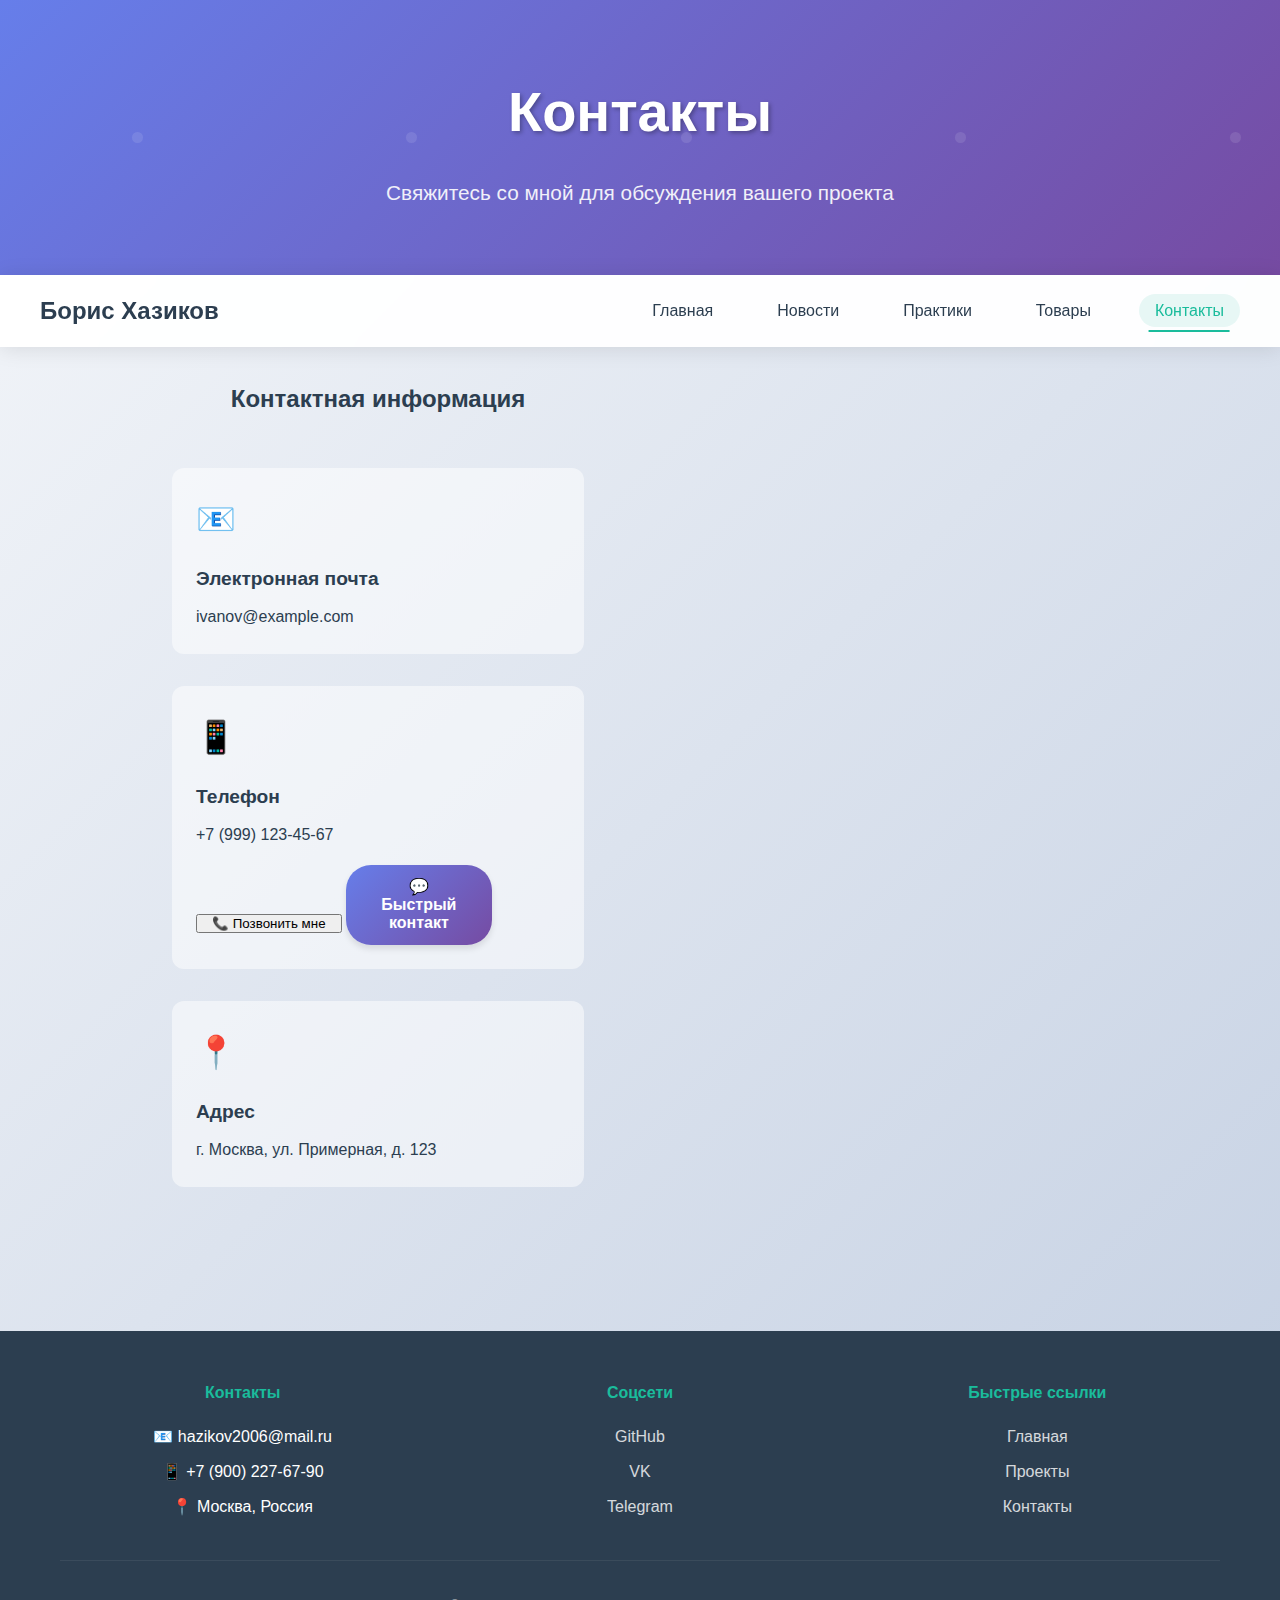
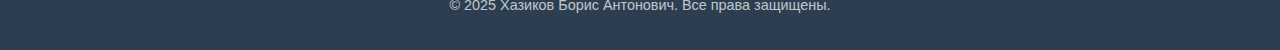
<file: pages/contacts.html>
<!DOCTYPE html>
<html lang="ru">
<head>
    <meta charset="UTF-8">
    <meta name="viewport" content="width=device-width, initial-scale=1.0">
    <title>Контакты | Семестровая работа</title>
    <link rel="stylesheet" href="../style/styles.css">
    <link rel="stylesheet" href="../style/contacts.css">
</head>
<body>
    <header class="hero-header">
        <div class="container">
            <div class="hero-content fade-in">
                <h1>Контакты</h1>
                <p class="subtitle">Свяжитесь со мной для обсуждения вашего проекта</p>
            </div>
        </div>
    </header>
    
    <nav class="main-nav">
        <div class="container nav-container">
            <a href="../index.html" class="logo">Борис Хазиков</a>
            <ul class="nav-menu">
                <li><a href="../index.html">Главная</a></li>
                <li><a href="news.html">Новости</a></li>
                <li><a href="practices.html">Практики</a></li>
                <li><a href="goods.html">Товары</a></li>
                <li><a href="contacts.html" class="active">Контакты</a></li>
            </ul>
        </div>
    </nav>
    
    <main class="main-container">
         <div class="container">
            <section class="section fade-in">
                <div class="contacts-container">
                    <div class="card contact-info">
                        <h2 class="section-header">Контактная информация</h2>
                        
                        <div class="contact-item">
                            <div class="contact-icon">📧</div>
                            <h3>Электронная почта</h3>
                            <p><a href="mailto:ivanov@example.com">ivanov@example.com</a></p>
                        </div>

                        <div class="contact-item">
                            <div class="contact-icon">📱</div>
                            <h3>Телефон</h3>
                            <p><a href="tel:+79991234567">+7 (999) 123-45-67</a></p>
                            <button class="btn" onclick="window.location.href='tel:+79991234567'" style="margin-top: 1rem; width: 40%;">
                                📞 Позвонить мне
                            </button>
                            <!-- Добавленная кнопка для открытия диалога -->
                            <button class="btn btn-dialog" onclick="openContactDialog()" style="margin-top: 1rem; width: 40%; background: var(--gradient-primary);">
                                💬 Быстрый контакт
                            </button>
                        </div>

                        <div class="contact-item">
                            <div class="contact-icon">📍</div>
                            <h3>Адрес</h3>
                            <p>г. Москва, ул. Примерная, д. 123</p>
                        </div>
                    </div>
                </div>
            </section>
         </div>
    </main>

    <!-- Диалоговое окно -->
    <dialog id="contactDialog" class="contact-dialog">
        <div class="dialog-header">
            <h2>💬 Быстрый контакт</h2>
            <button class="dialog-close" onclick="closeContactDialog()">×</button>
        </div>
        
        <div class="dialog-content">
            <p class="dialog-subtitle">Выберите удобный способ связи:</p>
            
            <div class="contact-options">
                <button class="contact-option" onclick="contactViaWhatsApp()">
                    <span class="option-icon">📱</span>
                    <span class="option-text">
                        <strong>WhatsApp</strong>
                        <small>Мгновенные сообщения</small>
                    </span>
                </button>
                
                <button class="contact-option" onclick="contactViaTelegram()">
                    <span class="option-icon">✈️</span>
                    <span class="option-text">
                        <strong>Telegram</strong>
                        <small>Быстрый обмен сообщениями</small>
                    </span>
                </button>
                
                <button class="contact-option" onclick="contactViaEmail()">
                    <span class="option-icon">📧</span>
                    <span class="option-text">
                        <strong>Email</strong>
                        <small>Для официальных запросов</small>
                    </span>
                </button>
                
                <button class="contact-option" onclick="scheduleCall()">
                    <span class="option-icon">📅</span>
                    <span class="option-text">
                        <strong>Запланировать звонок</strong>
                        <small>Выберите удобное время</small>
                    </span>
                </button>
            </div>
            
            <div class="dialog-divider">
                <span>или</span>
            </div>
            
            <div class="quick-message">
                <h3>Отправить быстое сообщение:</h3>
                <textarea id="quickMessage" placeholder="Напишите ваше сообщение здесь..." rows="4"></textarea>
                <button class="btn send-message-btn" onclick="sendQuickMessage()">
                    📤 Отправить сообщение
                </button>
            </div>
        </div>
        
        <div class="dialog-footer">
            <p>Обычно отвечаю в течение 1-2 часов</p>
        </div>
    </dialog>
    
   <footer class="main-footer">
        <div class="container">
            <div class="footer-content">
                <div class="footer-section">
                    <h4>Контакты</h4>
                    <ul class="footer-links">
                        <li>📧 hazikov2006@mail.ru</li>
                        <li>📱 +7 (900) 227-67-90</li>
                        <li>📍 Москва, Россия</li>
                    </ul>
                </div>
                <div class="footer-section">
                    <h4>Соцсети</h4>
                    <ul class="footer-links">
                        <li><a href="#">GitHub</a></li>
                        <li><a href="#">VK</a></li>
                        <li><a href="#">Telegram</a></li>
                    </ul>
                </div>
                <div class="footer-section">
                    <h4>Быстрые ссылки</h4>
                    <ul class="footer-links">
                        <li><a href="../index.html">Главная</a></li>
                        <li><a href="goods.html">Проекты</a></li>
                        <li><a href="contacts.html">Контакты</a></li>
                    </ul>
                </div>
            </div>
            <div class="footer-bottom">
                <p>&copy; 2025 Хазиков Борис Антонович. Все права защищены.</p>
            </div>
        </div>
    </footer>

    <script src="../scripts/contacts.js"> </script>
</body>
</html>
</file>
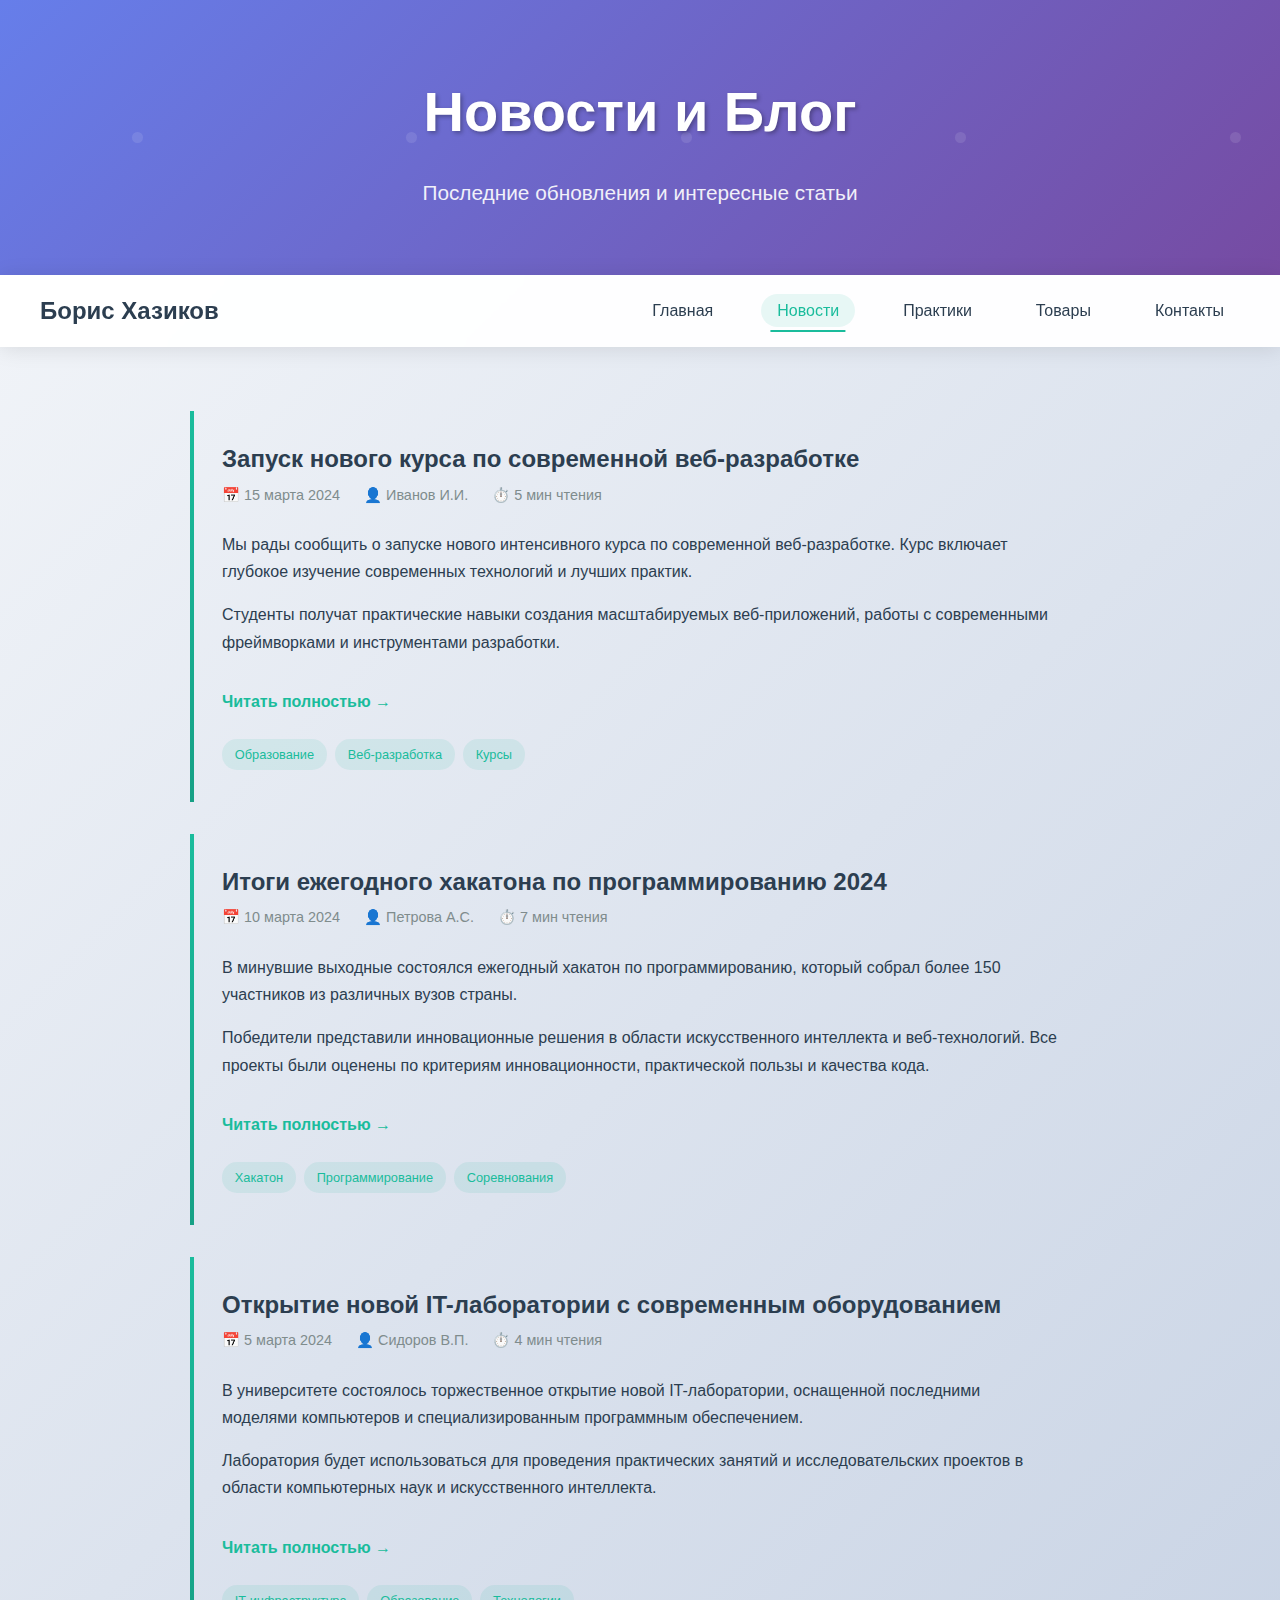
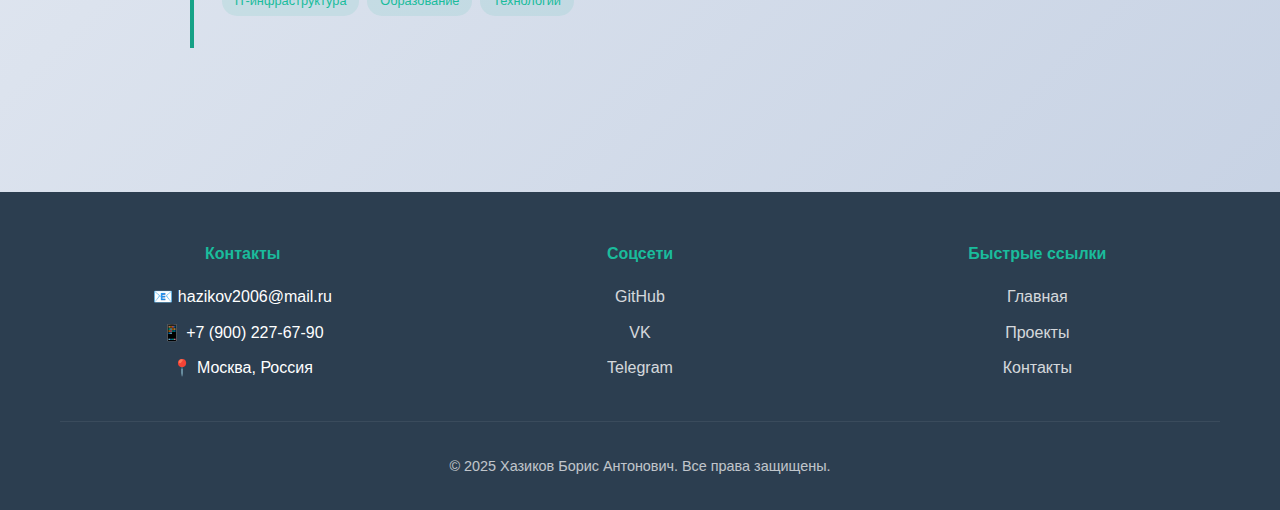
<file: pages/news.html>
<!DOCTYPE html>
<html lang="ru">
<head>
    <meta charset="UTF-8">
    <meta name="viewport" content="width=device-width, initial-scale=1.0">
    <title>Новости | Хазиков Борис - Fullstack Developer</title>
    <link rel="stylesheet" href="../style/styles.css">
    <link rel="stylesheet" href="../style/news.css">
    
</head>
<body>
    <!-- Hero Section -->
    <header class="hero-header">
        <div class="container">
            <div class="hero-content fade-in">
                <h1>Новости и Блог</h1>
                <p class="subtitle">Последние обновления и интересные статьи</p>
            </div>
        </div>
    </header>

    <!-- Navigation -->
    <nav class="main-nav">
        <div class="container nav-container">
            <a href="../index.html" class="logo">Борис Хазиков</a>
            <ul class="nav-menu">
                <li><a href="../index.html">Главная</a></li>
                <li><a href="news.html" class="active">Новости</a></li>
                <li><a href="practices.html">Практики</a></li>
                <li><a href="goods.html">Товары</a></li>
                <li><a href="contacts.html">Контакты</a></li>
            </ul>
        </div>
    </nav>

    <!-- Main Content -->
    <main class="main-content">
        <div class="container">
            <section class="section fade-in">
                <div class="news-grid">
                    <!-- Новость 1 -->
                    <article class="card news-card">
                        <div class="news-header">
                            <h2 class="news-title">Запуск нового курса по современной веб-разработке</h2>
                            <div class="news-meta">
                                <span class="news-meta-item">📅 15 марта 2024</span>
                                <span class="news-meta-item">👤 Иванов И.И.</span>
                                <span class="news-meta-item">⏱️ 5 мин чтения</span>
                            </div>
                        </div>
                        <div class="news-content">
                            <p>Мы рады сообщить о запуске нового интенсивного курса по современной веб-разработке. Курс включает глубокое изучение современных технологий и лучших практик.</p>
                            <p>Студенты получат практические навыки создания масштабируемых веб-приложений, работы с современными фреймворками и инструментами разработки.</p>
                            <a href="#" class="read-more">Читать полностью →</a>
                        </div>
                        <div class="news-tags">
                            <span class="tag">Образование</span>
                            <span class="tag">Веб-разработка</span>
                            <span class="tag">Курсы</span>
                        </div>
                    </article>

                    <!-- Новость 2 -->
                    <article class="card news-card">
                        <div class="news-header">
                            <h2 class="news-title">Итоги ежегодного хакатона по программированию 2024</h2>
                            <div class="news-meta">
                                <span class="news-meta-item">📅 10 марта 2024</span>
                                <span class="news-meta-item">👤 Петрова А.С.</span>
                                <span class="news-meta-item">⏱️ 7 мин чтения</span>
                            </div>
                        </div>
                        <div class="news-content">
                            <p>В минувшие выходные состоялся ежегодный хакатон по программированию, который собрал более 150 участников из различных вузов страны.</p>
                            <p>Победители представили инновационные решения в области искусственного интеллекта и веб-технологий. Все проекты были оценены по критериям инновационности, практической пользы и качества кода.</p>
                            <a href="#" class="read-more">Читать полностью →</a>
                        </div>
                        <div class="news-tags">
                            <span class="tag">Хакатон</span>
                            <span class="tag">Программирование</span>
                            <span class="tag">Соревнования</span>
                        </div>
                    </article>

                    <!-- Новость 3 -->
                    <article class="card news-card">
                        <div class="news-header">
                            <h2 class="news-title">Открытие новой IT-лаборатории с современным оборудованием</h2>
                            <div class="news-meta">
                                <span class="news-meta-item">📅 5 марта 2024</span>
                                <span class="news-meta-item">👤 Сидоров В.П.</span>
                                <span class="news-meta-item">⏱️ 4 мин чтения</span>
                            </div>
                        </div>
                        <div class="news-content">
                            <p>В университете состоялось торжественное открытие новой IT-лаборатории, оснащенной последними моделями компьютеров и специализированным программным обеспечением.</p>
                            <p>Лаборатория будет использоваться для проведения практических занятий и исследовательских проектов в области компьютерных наук и искусственного интеллекта.</p>
                            <a href="#" class="read-more">Читать полностью →</a>
                        </div>
                        <div class="news-tags">
                            <span class="tag">IT-инфраструктура</span>
                            <span class="tag">Образование</span>
                            <span class="tag">Технологии</span>
                        </div>
                    </article>
                </div>
            </section>
        </div>
    </main>

    <!-- Footer -->
    <footer class="main-footer">
        <div class="container">
            <div class="footer-content">
                <div class="footer-section">
                    <h4>Контакты</h4>
                    <ul class="footer-links">
                        <li>📧 hazikov2006@mail.ru</li>
                        <li>📱 +7 (900) 227-67-90</li>
                        <li>📍 Москва, Россия</li>
                    </ul>
                </div>
                <div class="footer-section">
                    <h4>Соцсети</h4>
                    <ul class="footer-links">
                        <li><a href="#">GitHub</a></li>
                        <li><a href="#">VK</a></li>
                        <li><a href="#">Telegram</a></li>
                    </ul>
                </div>
                <div class="footer-section">
                    <h4>Быстрые ссылки</h4>
                    <ul class="footer-links">
                        <li><a href="../index.html">Главная</a></li>
                        <li><a href="goods.html">Проекты</a></li>
                        <li><a href="contacts.html">Контакты</a></li>
                    </ul>
                </div>
            </div>
            <div class="footer-bottom">
                <p>&copy; 2025 Хазиков Борис Антонович. Все права защищены.</p>
            </div>
        </div>
    </footer>
</body>
</html>
</file>
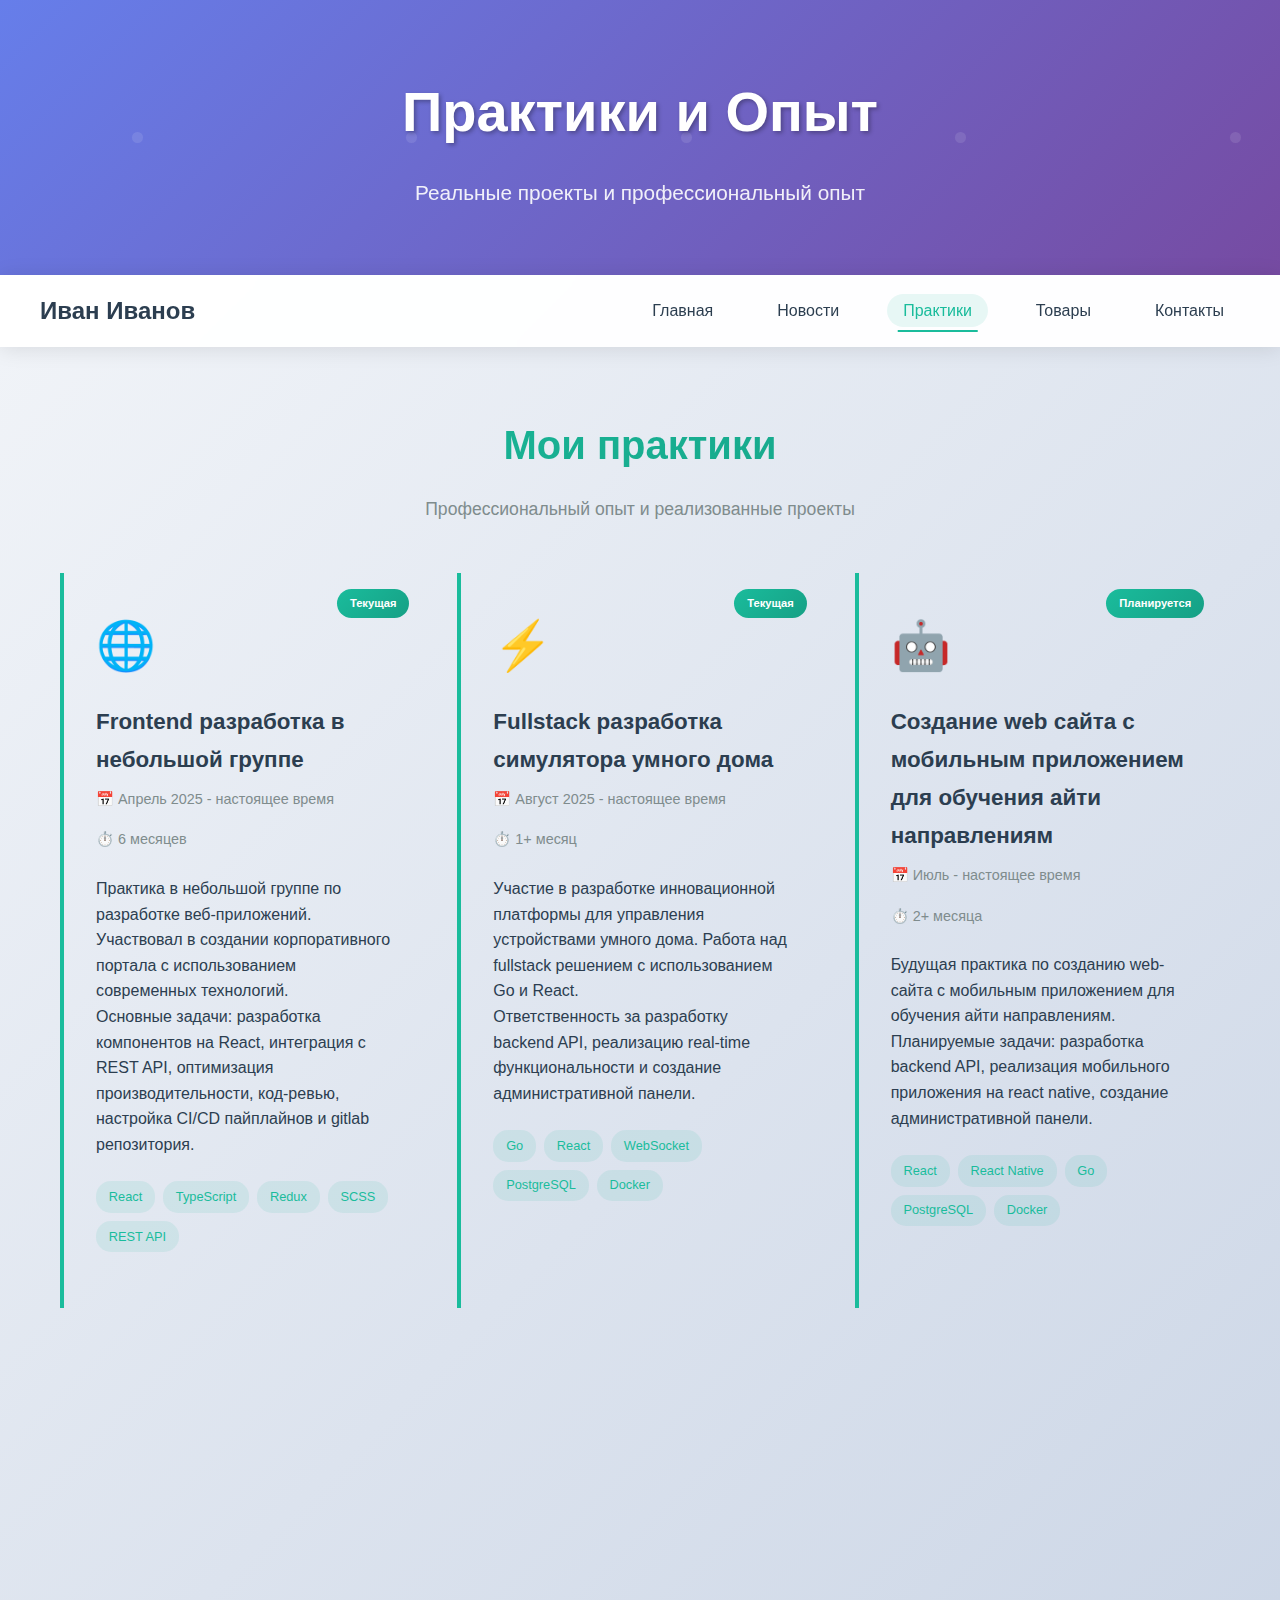
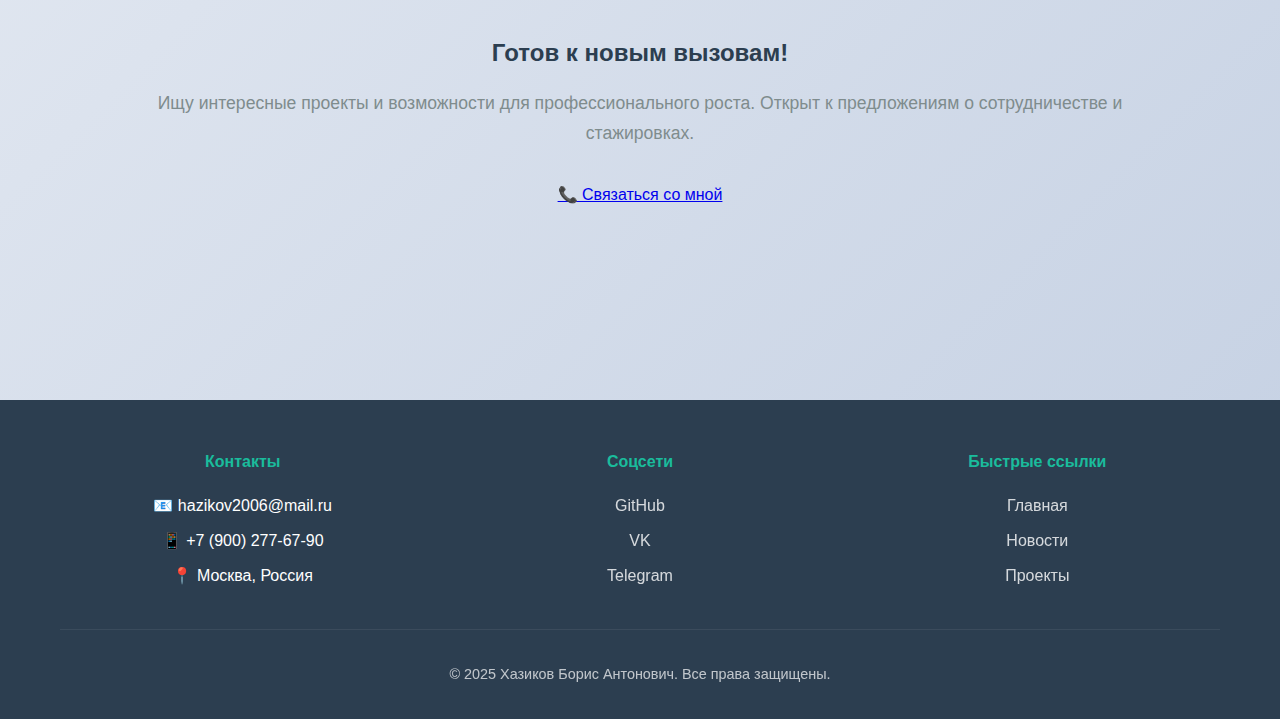
<file: pages/practices.html>
<!DOCTYPE html>
<html lang="ru">
<head>
    <meta charset="UTF-8">
    <meta name="viewport" content="width=device-width, initial-scale=1.0">
    <title>Практики | Иванов Иван - Fullstack Developer</title>
    <link rel="stylesheet" href="../style/styles.css">
    <link rel="stylesheet" href="../style/practices.css">
   
</head>
<body>
    <header class="hero-header">
        <div class="container">
            <div class="hero-content fade-in">
                <h1>Практики и Опыт</h1>
                <p class="subtitle">Реальные проекты и профессиональный опыт</p>
            </div>
        </div>
    </header>

    <nav class="main-nav">
        <div class="container nav-container">
            <a href="../index.html" class="logo">Иван Иванов</a>
            <ul class="nav-menu">
                <li><a href="../index.html">Главная</a></li>
                <li><a href="news.html">Новости</a></li>
                <li><a href="practices.html" class="active">Практики</a></li>
                <li><a href="goods.html">Товары</a></li>
                <li><a href="contacts.html">Контакты</a></li>
            </ul>
        </div>
    </nav>

    <main class="main-content">
        <div class="container">
            <section class="section fade-in">
                <div class="section-header">
                    <h2>Мои практики</h2>
                    <p class="section-subtitle">Профессиональный опыт и реализованные проекты</p>
                </div>

                <div class="practices-grid">
                    <div class="card practice-card">
                        <div class="practice-badge">Текущая</div>
                        <div class="practice-header">
                            <div class="practice-icon">🌐</div>
                            <h3 class="practice-title">Frontend разработка в небольшой группе </h3>
                            <div class="practice-meta">
                                <span class="practice-meta-item">📅 Апрель 2025 - настоящее время</span>
                                <span class="practice-meta-item">⏱️ 6 месяцев</span>
                            </div>
                        </div>
                        
                        <div class="practice-description">
                            <p>Практика в небольшой группе по разработке веб-приложений. Участвовал в создании корпоративного портала с использованием современных технологий.</p>
                            <p>Основные задачи: разработка компонентов на React, интеграция с REST API, оптимизация производительности, код-ревью, настройка CI/CD пайплайнов и gitlab репозитория.</p>
                        </div>
                        
                        <div class="practice-skills">
                            <span class="skill-tag">React</span>
                            <span class="skill-tag">TypeScript</span>
                            <span class="skill-tag">Redux</span>
                            <span class="skill-tag">SCSS</span>
                            <span class="skill-tag">REST API</span>
                        </div>
                    </div>

                    <div class="card practice-card">
                        <div class="practice-badge">Текущая</div>
                        <div class="practice-header">
                            <div class="practice-icon">⚡</div>
                            <h3 class="practice-title">Fullstack разработка симулятора умного дома </h3>
                            <div class="practice-meta">
                                <span class="practice-meta-item">📅 Август 2025 - настоящее время</span>
                                <span class="practice-meta-item">⏱️ 1+ месяц</span>
                            </div>
                        </div>
                        
                        <div class="practice-description">
                            <p>Участие в разработке инновационной платформы для управления устройствами умного дома. Работа над fullstack решением с использованием Go и React.</p>
                            <p>Ответственность за разработку backend API, реализацию real-time функциональности и создание административной панели.</p>
                        </div>
                        
                        <div class="practice-skills">
                            <span class="skill-tag">Go</span>
                            <span class="skill-tag">React</span>
                            <span class="skill-tag">WebSocket</span>
                            <span class="skill-tag">PostgreSQL</span>
                            <span class="skill-tag">Docker</span>
                        </div>
                    </div>

                    <div class="card practice-card">
                        <div class="practice-badge">Планируется</div>
                        <div class="practice-header">
                            <div class="practice-icon">🤖</div>
                            <h3 class="practice-title">Создание web сайта с мобильным приложением для обучения айти направлениям</h3>
                            <div class="practice-meta">
                                <span class="practice-meta-item">📅 Июль - настоящее время</span>
                                <span class="practice-meta-item">⏱️ 2+ месяца</span>
                            </div>
                        </div>
                        
                        <div class="practice-description">
                            <p>Будущая практика по созданию web-сайта с мобильным приложением для обучения айти направлениям.</p>
                            <p>Планируемые задачи: разработка backend API, реализация мобильного приложения на react native, создание административной панели.</p>
                        </div>
                        
                        <div class="practice-skills">
                            <span class="skill-tag">React</span>
                            <span class="skill-tag">React Native</span>
                            <span class="skill-tag">Go</span>
                            <span class="skill-tag">PostgreSQL</span>
                            <span class="skill-tag">Docker</span>
                        </div>
                    </div>
                </div>

                <div class="achievements">
                    <div class="achievement-item">
                        <div class="achievement-number">5+</div>
                        <div class="achievement-text">Завершенных проектов</div>
                    </div>
                    <div class="achievement-item">
                        <div class="achievement-number">12</div>
                        <div class="achievement-text">Месяцев опыта</div>
                    </div>
                    <div class="achievement-item">
                        <div class="achievement-number">15+</div>
                        <div class="achievement-text">Изученных технологий</div>
                    </div>
                    <div class="achievement-item">
                        <div class="achievement-number">100%</div>
                        <div class="achievement-text">Успешных проектов</div>
                    </div>
                </div>
            </section>

            <section class="section fade-in">
                <div class="card" style="padding: 3rem; text-align: center;">
                    <h2 style="margin-bottom: 1rem; color: var(--primary-color);">Готов к новым вызовам!</h2>
                    <p style="margin-bottom: 2rem; font-size: 1.1rem; color: var(--text-light);">
                        Ищу интересные проекты и возможности для профессионального роста. 
                        Открыт к предложениям о сотрудничестве и стажировках.
                    </p>
                    <a href="contacts.html" class="btn">📞 Связаться со мной</a>
                </div>
            </section>
        </div>
    </main>


    <footer class="main-footer">
        <div class="container">
            <div class="footer-content">
                <div class="footer-section">
                    <h4>Контакты</h4>
                    <ul class="footer-links">
                        <li>📧 hazikov2006@mail.ru</li>
                        <li>📱 +7 (900) 277-67-90</li>
                        <li>📍 Москва, Россия</li>
                    </ul>
                </div>
                <div class="footer-section">
                    <h4>Соцсети</h4>
                    <ul class="footer-links">
                        <li><a href="#">GitHub</a></li>
                        <li><a href="#">VK</a></li>
                        <li><a href="#">Telegram</a></li>
                    </ul>
                </div>
                <div class="footer-section">
                    <h4>Быстрые ссылки</h4>
                    <ul class="footer-links">
                        <li><a href="../index.html">Главная</a></li>
                        <li><a href="news.html">Новости</a></li>
                        <li><a href="goods.html">Проекты</a></li>
                    </ul>
                </div>
            </div>
            <div class="footer-bottom">
                <p>&copy; 2025 Хазиков Борис Антонович. Все права защищены.</p>
            </div>
        </div>
    </footer>

    <script src="../scripts/practices.js"> </script>
</body>
</html>
</file>
<file: style/styles.css>
:root {
    --primary-color: #2c3e50;
    --secondary-color: #34495e;
    --accent-color: #1abc9c;
    --accent-light: #1de9b6;
    --text-color: #2c3e50;
    --text-light: #7f8c8d;
    --light-bg: #f8f9fa;
    --white: #ffffff;
    --gradient-primary: linear-gradient(135deg, #667eea 0%, #764ba2 100%);
    --gradient-accent: linear-gradient(135deg, #1abc9c 0%, #16a085 100%);
    --gradient-card: linear-gradient(145deg, #ffffff 0%, #f8f9fa 100%);
    --shadow: 0 4px 6px rgba(0, 0, 0, 0.1);
    --shadow-hover: 0 10px 25px rgba(0, 0, 0, 0.15);
    --border-radius: 12px;
    --transition: all 0.3s cubic-bezier(0.4, 0, 0.2, 1);
}

* {
    margin: 0;
    padding: 0;
    box-sizing: border-box;
}

body {
    font-family: 'Segoe UI', Tahoma, Geneva, Verdana, sans-serif;
    line-height: 1.7;
    color: var(--text-color);
    background: linear-gradient(135deg, #f5f7fa 0%, #c3cfe2 100%);
    min-height: 100vh;
}

.container {
    max-width: 1200px;
    margin: 0 auto;
    padding: 0 20px;
}

.hero-header {
    background: var(--gradient-primary);
    color: var(--white);
    padding: 4rem 0;
    text-align: center;
    position: relative;
    overflow: hidden;
}

.hero-header::before {
    content: '';
    position: absolute;
    top: 0;
    left: 0;
    right: 0;
    bottom: 0;
    background: url('data:image/svg+xml,<svg xmlns="http://www.w3.org/2000/svg" viewBox="0 0 100 100" fill="rgba(255,255,255,0.1)"><circle cx="50" cy="50" r="2"/></svg>');
}

.hero-content {
    position: relative;
    z-index: 2;
}

.hero-content h1 {
    font-size: 3.5rem;
    margin-bottom: 1rem;
    font-weight: 700;
    text-shadow: 2px 2px 4px rgba(0,0,0,0.3);
}

.hero-content .subtitle {
    font-size: 1.3rem;
    opacity: 0.9;
    font-weight: 300;
}

.main-nav {
    background: rgba(255, 255, 255, 0.95);
    backdrop-filter: blur(10px);
    position: sticky;
    top: 0;
    z-index: 1000;
    box-shadow: 0 2px 20px rgba(0,0,0,0.1);
}

.nav-container {
    display: flex;
    justify-content: space-between;
    align-items: center;
    padding: 1rem 0;
}

.logo {
    font-size: 1.5rem;
    font-weight: 700;
    color: var(--primary-color);
    text-decoration: none;
}

.nav-menu {
    display: flex;
    list-style: none;
    gap: 2rem;
}

.nav-menu a {
    color: var(--text-color);
    text-decoration: none;
    font-weight: 500;
    padding: 0.5rem 1rem;
    border-radius: 25px;
    transition: var(--transition);
    position: relative;
}

.nav-menu a:hover,
.nav-menu a.active {
    color: var(--accent-color);
    background: rgba(26, 188, 156, 0.1);
}

.nav-menu a::after {
    content: '';
    position: absolute;
    bottom: -5px;
    left: 50%;
    width: 0;
    height: 2px;
    background: var(--accent-color);
    transition: var(--transition);
    transform: translateX(-50%);
}

.nav-menu a:hover::after,
.nav-menu a.active::after {
    width: 80%;
}

.main-content {
    padding: 4rem 0;
}

.section {
    margin-bottom: 5rem;
}

.section-header {
    text-align: center;
    margin-bottom: 3rem;
}

.section-header h2 {
    font-size: 2.5rem;
    margin-bottom: 1rem;
    background: var(--gradient-accent);
    -webkit-background-clip: text;
    -webkit-text-fill-color: transparent;
    background-clip: text;
}

.section-header .section-subtitle {
    color: var(--text-light);
    font-size: 1.1rem;
}

.author-profile {
    display: grid;
    grid-template-columns: 300px 1fr;
    gap: 3rem;
    align-items: start;
    background: var(--white);
    padding: 3rem;
    border-radius: var(--border-radius);
    box-shadow: var(--shadow);
    margin-bottom: 3rem;
}

.author-avatar {
    text-align: center;
}

.avatar-img {
    width: 250px;
    height: 250px;
    border-radius: 50%;
    object-fit: cover;
    border: 5px solid var(--white);
    box-shadow: var(--shadow);
    transition: var(--transition);
}

.avatar-img:hover {
    transform: scale(1.05);
}

.author-details h2 {
    font-size: 2rem;
    margin-bottom: 1rem;
    color: var(--primary-color);
}

.author-meta {
    display: flex;
    gap: 2rem;
    margin-bottom: 1.5rem;
}

.meta-item {
    display: flex;
    align-items: center;
    gap: 0.5rem;
    color: var(--text-light);
}

.about-text {
    font-size: 1.1rem;
    line-height: 1.8;
    color: var(--text-color);
}

.about-text p {
    margin-bottom: 1.5rem;
}

.skills-container {
    display: grid;
    grid-template-columns: repeat(auto-fit, minmax(350px, 1fr));
    gap: 2rem;
}

.skill-category {
    background: var(--gradient-card);
    padding: 2rem;
    border-radius: var(--border-radius);
    box-shadow: var(--shadow);
    transition: var(--transition);
    border: 1px solid rgba(255, 255, 255, 0.5);
}

.skill-category:hover {
    transform: translateY(-5px);
    box-shadow: var(--shadow-hover);
}

.category-header {
    display: flex;
    align-items: center;
    gap: 1rem;
    margin-bottom: 1.5rem;
}

.category-icon {
    font-size: 2rem;
}

.category-header h3 {
    font-size: 1.3rem;
    color: var(--primary-color);
}

.skill-item {
    margin-bottom: 1.5rem;
}

.skill-header {
    display: flex;
    justify-content: space-between;
    align-items: center;
    margin-bottom: 0.5rem;
}

.skill-name {
    font-weight: 600;
    color: var(--text-color);
}

.skill-percent {
    font-size: 0.9rem;
    color: var(--text-light);
    font-weight: 600;
}

.skill-bar-container {
    height: 8px;
    background-color: #ecf0f1;
    border-radius: 4px;
    overflow: hidden;
    position: relative;
}

.skill-bar {
    height: 100%;
    background: var(--gradient-accent);
    border-radius: 4px;
    width: 0;
    transition: width 1.5s ease-in-out;
    position: relative;
}

.skill-bar::after {
    content: '';
    position: absolute;
    top: 0;
    left: 0;
    right: 0;
    bottom: 0;
    background: linear-gradient(90deg, transparent, rgba(255,255,255,0.4), transparent);
    animation: shimmer 2s infinite;
}

.projects-grid {
    display: grid;
    grid-template-columns: repeat(auto-fit, minmax(400px, 1fr));
    gap: 2rem;
}

.project-card {
    background: var(--gradient-card);
    border-radius: var(--border-radius);
    overflow: hidden;
    box-shadow: var(--shadow);
    transition: var(--transition);
    position: relative;
}

.project-card::before {
    content: '';
    position: absolute;
    top: 0;
    left: 0;
    right: 0;
    height: 4px;
    background: var(--gradient-accent);
}

.project-card:hover {
    transform: translateY(-8px);
    box-shadow: var(--shadow-hover);
}

.project-header {
    padding: 2rem 2rem 1rem;
}

.project-icon {
    font-size: 2.5rem;
    margin-bottom: 1rem;
}

.project-header h3 {
    font-size: 1.4rem;
    margin-bottom: 0.5rem;
    color: var(--primary-color);
}

.project-stack {
    color: var(--text-light);
    font-size: 0.9rem;
    margin-bottom: 1rem;
}

.project-content {
    padding: 0 2rem 2rem;
}

.project-description {
    margin-bottom: 1.5rem;
    line-height: 1.6;
}

.project-features {
    list-style: none;
    margin-bottom: 1.5rem;
}

.project-features li {
    padding: 0.3rem 0;
    position: relative;
    padding-left: 1.5rem;
}

.project-features li::before {
    content: '▸';
    position: absolute;
    left: 0;
    color: var(--accent-color);
    font-weight: bold;
}

.project-tech {
    display: flex;
    flex-wrap: wrap;
    gap: 0.5rem;
}

.tech-tag {
    background: rgba(26, 188, 156, 0.1);
    color: var(--accent-color);
    padding: 0.3rem 0.8rem;
    border-radius: 15px;
    font-size: 0.8rem;
    font-weight: 500;
    border: 1px solid rgba(26, 188, 156, 0.2);
}

.main-footer {
    background: var(--primary-color);
    color: var(--white);
    padding: 3rem 0 2rem;
    text-align: center;
}

.footer-content {
    display: grid;
    grid-template-columns: repeat(auto-fit, minmax(250px, 1fr));
    gap: 2rem;
    margin-bottom: 2rem;
}

.footer-section h4 {
    margin-bottom: 1rem;
    color: var(--accent-color);
}

.footer-links {
    list-style: none;
}

.footer-links li {
    margin-bottom: 0.5rem;
}

.footer-links a {
    color: var(--white);
    text-decoration: none;
    transition: var(--transition);
    opacity: 0.8;
}

.footer-links a:hover {
    opacity: 1;
    color: var(--accent-color);
}

.footer-bottom {
    border-top: 1px solid rgba(255, 255, 255, 0.1);
    padding-top: 2rem;
    font-size: 0.9rem;
    opacity: 0.7;
}

@keyframes fadeInUp {
    from {
        opacity: 0;
        transform: translateY(30px);
    }
    to {
        opacity: 1;
        transform: translateY(0);
    }
}

@keyframes shimmer {
    0% { transform: translateX(-100%); }
    100% { transform: translateX(100%); }
}

.fade-in {
    animation: fadeInUp 0.8s ease-out;
}

@media (max-width: 768px) {
    .hero-content h1 {
        font-size: 2.5rem;
    }
    
    .nav-container {
        flex-direction: column;
        gap: 1rem;
    }
    
    .nav-menu {
        gap: 1rem;
    }
    
    .author-profile {
        grid-template-columns: 1fr;
        text-align: center;
        padding: 2rem;
    }
    
    .author-meta {
        justify-content: center;
        flex-wrap: wrap;
    }
    
    .skills-container,
    .projects-grid {
        grid-template-columns: 1fr;
    }
    
    .project-card {
        margin: 0 auto;
        max-width: 400px;
    }
}

@media (max-width: 480px) {
    .container {
        padding: 0 15px;
    }
    
    .hero-content h1 {
        font-size: 2rem;
    }
    
    .section-header h2 {
        font-size: 2rem;
    }
    
    .author-profile,
    .skill-category {
        padding: 1.5rem;
    }
}
</file>
<file: style/contacts.css>
.contacts-container {
    display: grid;
    grid-template-columns: 1fr 1fr;
    gap: 3rem;
    max-width: 1000px;
    margin: 0 auto;
}

.contact-info {
    padding: 2rem;
}

.contact-item {
    margin-bottom: 2rem;
    padding: 1.5rem;
    background: rgba(255, 255, 255, 0.5);
    border-radius: var(--border-radius);
    transition: var(--transition);
}

.contact-item:hover {
    transform: translateX(10px);
    background: rgba(255, 255, 255, 0.8);
}

.contact-icon {
    font-size: 2rem;
    margin-bottom: 1rem;
    color: var(--accent-color);
}

.contact-item h3 {
    color: var(--primary-color);
    margin-bottom: 0.5rem;
    font-size: 1.2rem;
}

.contact-item p,
.contact-item a {
    color: var(--text-color);
    text-decoration: none;
    transition: var(--transition);
}

.contact-item a:hover {
    color: var(--accent-color);
}

.contact-form {
    padding: 2rem;
}

.form-group {
    margin-bottom: 1.5rem;
}

.form-group label {
    display: block;
    margin-bottom: 0.5rem;
    font-weight: 600;
    color: var(--primary-color);
}

.form-group input,
.form-group textarea,
.form-group select {
    width: 100%;
    padding: 0.8rem 1rem;
    border: 2px solid #e0e0e0;
    border-radius: 8px;
    font-size: 1rem;
    transition: var(--transition);
    background: white;
}

.form-group input:focus,
.form-group textarea:focus,
.form-group select:focus {
    outline: none;
    border-color: var(--accent-color);
    box-shadow: 0 0 0 3px rgba(26, 188, 156, 0.1);
}

.form-group textarea {
    min-height: 120px;
    resize: vertical;
}

.submit-btn {
    width: 100%;
    padding: 1rem;
    font-size: 1.1rem;
}

.map-container {
    grid-column: 1 / -1;
    margin-top: 2rem;
}

.map-placeholder {
    background: var(--gradient-card);
    height: 300px;
    border-radius: var(--border-radius);
    display: flex;
    align-items: center;
    justify-content: center;
    color: var(--text-light);
    font-size: 1.1rem;
    border: 2px dashed #ddd;
}

.social-links {
    display: flex;
    gap: 1rem;
    justify-content: center;
    margin-top: 2rem;
}

.social-link {
    display: flex;
    align-items: center;
    justify-content: center;
    width: 50px;
    height: 50px;
    background: var(--gradient-accent);
    color: white;
    border-radius: 50%;
    text-decoration: none;
    transition: var(--transition);
    font-size: 1.2rem;
}

.social-link:hover {
    transform: translateY(-3px);
    box-shadow: 0 5px 15px rgba(26, 188, 156, 0.3);
}

.working-hours {
    background: var(--gradient-accent);
    color: white;
    padding: 1.5rem;
    border-radius: var(--border-radius);
    margin-top: 2rem;
    text-align: center;
}

.working-hours h3 {
    margin-bottom: 1rem;
    font-size: 1.2rem;
}

@media (max-width: 768px) {
    .contacts-container {
        grid-template-columns: 1fr;
        gap: 2rem;
    }

    .contact-info,
    .contact-form {
        padding: 1.5rem;
    }

    .map-container {
        grid-column: 1;
    }
}

/* Стили для диалогового окна */
.contact-dialog {
    border: none;
    border-radius: var(--border-radius);
    padding: 0;
    max-width: 500px;
    width: 90%;
    background: var(--gradient-card);
    box-shadow: var(--shadow-hover);
    animation: dialogSlideIn 0.3s ease-out;
}

.contact-dialog::backdrop {
    background: rgba(0, 0, 0, 0.5);
    backdrop-filter: blur(5px);
}

.dialog-header {
    display: flex;
    justify-content: space-between;
    align-items: center;
    padding: 1.5rem 2rem;
    background: var(--gradient-primary);
    color: var(--white);
    border-radius: var(--border-radius) var(--border-radius) 0 0;
}

.dialog-header h2 {
    margin: 0;
    font-size: 1.5rem;
    background: none;
    -webkit-text-fill-color: var(--white);
    color: var(--white);
}

.dialog-close {
    background: none;
    border: none;
    color: var(--white);
    font-size: 2rem;
    cursor: pointer;
    width: 40px;
    height: 40px;
    border-radius: 50%;
    display: flex;
    align-items: center;
    justify-content: center;
    transition: var(--transition);
}

.dialog-close:hover {
    background: rgba(255, 255, 255, 0.2);
}

.dialog-content {
    padding: 2rem;
}

.dialog-subtitle {
    color: var(--text-light);
    margin-bottom: 1.5rem;
    text-align: center;
    font-size: 1.1rem;
}

.contact-options {
    display: flex;
    flex-direction: column;
    gap: 1rem;
    margin-bottom: 2rem;
}

.contact-option {
    display: flex;
    align-items: center;
    gap: 1rem;
    padding: 1rem 1.5rem;
    background: var(--white);
    border: 2px solid #e0e0e0;
    border-radius: var(--border-radius);
    cursor: pointer;
    transition: var(--transition);
    text-align: left;
    width: 100%;
}

.contact-option:hover {
    transform: translateX(5px);
    border-color: var(--accent-color);
    box-shadow: var(--shadow);
}

.contact-option:active {
    transform: translateX(2px);
}

.option-icon {
    font-size: 1.5rem;
    width: 40px;
    text-align: center;
}

.option-text {
    flex: 1;
}

.option-text strong {
    display: block;
    color: var(--primary-color);
    margin-bottom: 0.2rem;
}

.option-text small {
    color: var(--text-light);
    font-size: 0.85rem;
}

.dialog-divider {
    text-align: center;
    margin: 2rem 0;
    position: relative;
}

.dialog-divider::before {
    content: '';
    position: absolute;
    top: 50%;
    left: 0;
    right: 0;
    height: 1px;
    background: #e0e0e0;
}

.dialog-divider span {
    background: var(--gradient-card);
    padding: 0 1rem;
    color: var(--text-light);
    position: relative;
}

.quick-message h3 {
    color: var(--primary-color);
    margin-bottom: 1rem;
    font-size: 1.1rem;
}

.quick-message textarea {
    width: 100%;
    padding: 1rem;
    border: 2px solid #e0e0e0;
    border-radius: 8px;
    font-size: 1rem;
    font-family: inherit;
    resize: vertical;
    min-height: 100px;
    transition: var(--transition);
    margin-bottom: 1rem;
}

.quick-message textarea:focus {
    outline: none;
    border-color: var(--accent-color);
    box-shadow: 0 0 0 3px rgba(26, 188, 156, 0.1);
}

.send-message-btn {
    width: 100%;
    padding: 1rem;
    font-size: 1rem;
    background: var(--gradient-accent);
}

.dialog-footer {
    padding: 1rem 2rem;
    background: var(--light-bg);
    border-radius: 0 0 var(--border-radius) var(--border-radius);
    text-align: center;
    color: var(--text-light);
    font-size: 0.9rem;
}

.btn-dialog {
    background: var(--gradient-primary);
    color: var(--white);
    border: none;
    padding: 0.8rem 1.5rem;
    border-radius: 25px;
    cursor: pointer;
    font-size: 1rem;
    font-weight: 600;
    transition: var(--transition);
    box-shadow: var(--shadow);
}

.btn-dialog:hover {
    transform: translateY(-2px);
    box-shadow: var(--shadow-hover);
}

/* Анимации */
@keyframes dialogSlideIn {
    from {
        opacity: 0;
        transform: scale(0.8) translateY(-20px);
    }
    to {
        opacity: 1;
        transform: scale(1) translateY(0);
    }
}

/* Адаптивность для диалога */
@media (max-width: 768px) {
    .contact-dialog {
        width: 95%;
        margin: 1rem;
    }
    
    .dialog-header {
        padding: 1rem 1.5rem;
    }
    
    .dialog-content {
        padding: 1.5rem;
    }
    
    .contact-option {
        padding: 0.8rem 1rem;
    }
    
    .option-icon {
        font-size: 1.3rem;
        width: 30px;
    }
}

@media (max-width: 480px) {
    .dialog-header h2 {
        font-size: 1.3rem;
    }
    
    .dialog-content {
        padding: 1rem;
    }
    
    .contact-options {
        gap: 0.8rem;
    }
}
</file>
<file: style/news.css>
.news-grid {
     display: grid;
     gap: 2rem;
     max-width: 900px;
     margin: 0 auto;
 }

 .news-card {
     padding: 2rem;
     position: relative;
     overflow: hidden;
 }

 .news-card::before {
     content: '';
     position: absolute;
     top: 0;
     left: 0;
     width: 4px;
     height: 100%;
     background: var(--gradient-accent);
 }

 .news-header {
     margin-bottom: 1.5rem;
 }

 .news-title {
     font-size: 1.5rem;
     color: var(--primary-color);
     margin-bottom: 0.5rem;
     line-height: 1.3;
 }

 .news-meta {
     display: flex;
     gap: 1.5rem;
     color: var(--text-light);
     font-size: 0.9rem;
     flex-wrap: wrap;
 }

 .news-meta-item {
     display: flex;
     align-items: center;
     gap: 0.3rem;
 }

 .news-content {
     line-height: 1.7;
 }

 .news-content p {
     margin-bottom: 1rem;
 }

 .news-tags {
     display: flex;
     gap: 0.5rem;
     margin-top: 1.5rem;
     flex-wrap: wrap;
 }

 .tag {
     background: rgba(26, 188, 156, 0.1);
     color: var(--accent-color);
     padding: 0.3rem 0.8rem;
     border-radius: 15px;
     font-size: 0.8rem;
     font-weight: 500;
 }

 .news-image {
     width: 100%;
     height: 200px;
     object-fit: cover;
     border-radius: var(--border-radius);
     margin: 1rem 0;
 }

 .read-more {
     margin-top: 1rem;
     display: inline-block;
     font-weight: 600;
     color: var(--accent-color);
     text-decoration: none;
     transition: var(--transition);
 }

 .read-more:hover {
     transform: translateX(5px);
 }

 @media (max-width: 768px) {
     .news-card {
         padding: 1.5rem;
     }

     .news-meta {
         gap: 1rem;
     }

     .news-title {
         font-size: 1.3rem;
     }
 }
</file>
<file: style/practices.css>
.practices-grid {
    display: grid;
    grid-template-columns: repeat(auto-fit, minmax(350px, 1fr));
    gap: 2rem;
    max-width: 1200px;
    margin: 0 auto;
}

.practice-card {
    padding: 2rem;
    position: relative;
    overflow: hidden;
    transition: var(--transition);
    border-left: 4px solid var(--accent-color);
}

.practice-card:hover {
    transform: translateY(-5px);
}

.practice-header {
    margin-bottom: 1.5rem;
}

.practice-icon {
    font-size: 3rem;
    margin-bottom: 1rem;
    color: var(--accent-color);
}

.practice-title {
    font-size: 1.4rem;
    color: var(--primary-color);
    margin-bottom: 0.5rem;
    font-weight: 600;
}

.practice-meta {
    display: flex;
    gap: 1rem;
    color: var(--text-light);
    font-size: 0.9rem;
    flex-wrap: wrap;
    margin-bottom: 1rem;
}

.practice-meta-item {
    display: flex;
    align-items: center;
    gap: 0.3rem;
}

.practice-description {
    line-height: 1.6;
    margin-bottom: 1.5rem;
    color: var(--text-color);
}

.practice-skills {
    display: flex;
    flex-wrap: wrap;
    gap: 0.5rem;
    margin-bottom: 1.5rem;
}

.skill-tag {
    background: rgba(26, 188, 156, 0.1);
    color: var(--accent-color);
    padding: 0.3rem 0.8rem;
    border-radius: 15px;
    font-size: 0.8rem;
    font-weight: 500;
}

.practice-links {
    display: flex;
    gap: 1rem;
    flex-wrap: wrap;
}

.btn-small {
    padding: 0.6rem 1.2rem;
    font-size: 0.9rem;
}

.practice-badge {
    position: absolute;
    top: 1rem;
    right: 1rem;
    background: var(--gradient-accent);
    color: white;
    padding: 0.3rem 0.8rem;
    border-radius: 15px;
    font-size: 0.7rem;
    font-weight: 600;
}

.achievements {
    display: grid;
    grid-template-columns: repeat(auto-fit, minmax(250px, 1fr));
    gap: 1.5rem;
    margin-top: 3rem;
}

.achievement-item {
    text-align: center;
    padding: 1.5rem;
    background: var(--gradient-card);
    border-radius: var(--border-radius);
    box-shadow: var(--shadow);
}

.achievement-number {
    font-size: 2.5rem;
    font-weight: 700;
    color: var(--accent-color);
    margin-bottom: 0.5rem;
}

.achievement-text {
    color: var(--text-light);
    font-size: 0.9rem;
}

@media (max-width: 768px) {
    .practices-grid {
        grid-template-columns: 1fr;
        gap: 1.5rem;
    }

    .practice-card {
        padding: 1.5rem;
    }

    .practice-links {
        flex-direction: column;
    }

    .achievements {
        grid-template-columns: 1fr;
    }
}
</file>
